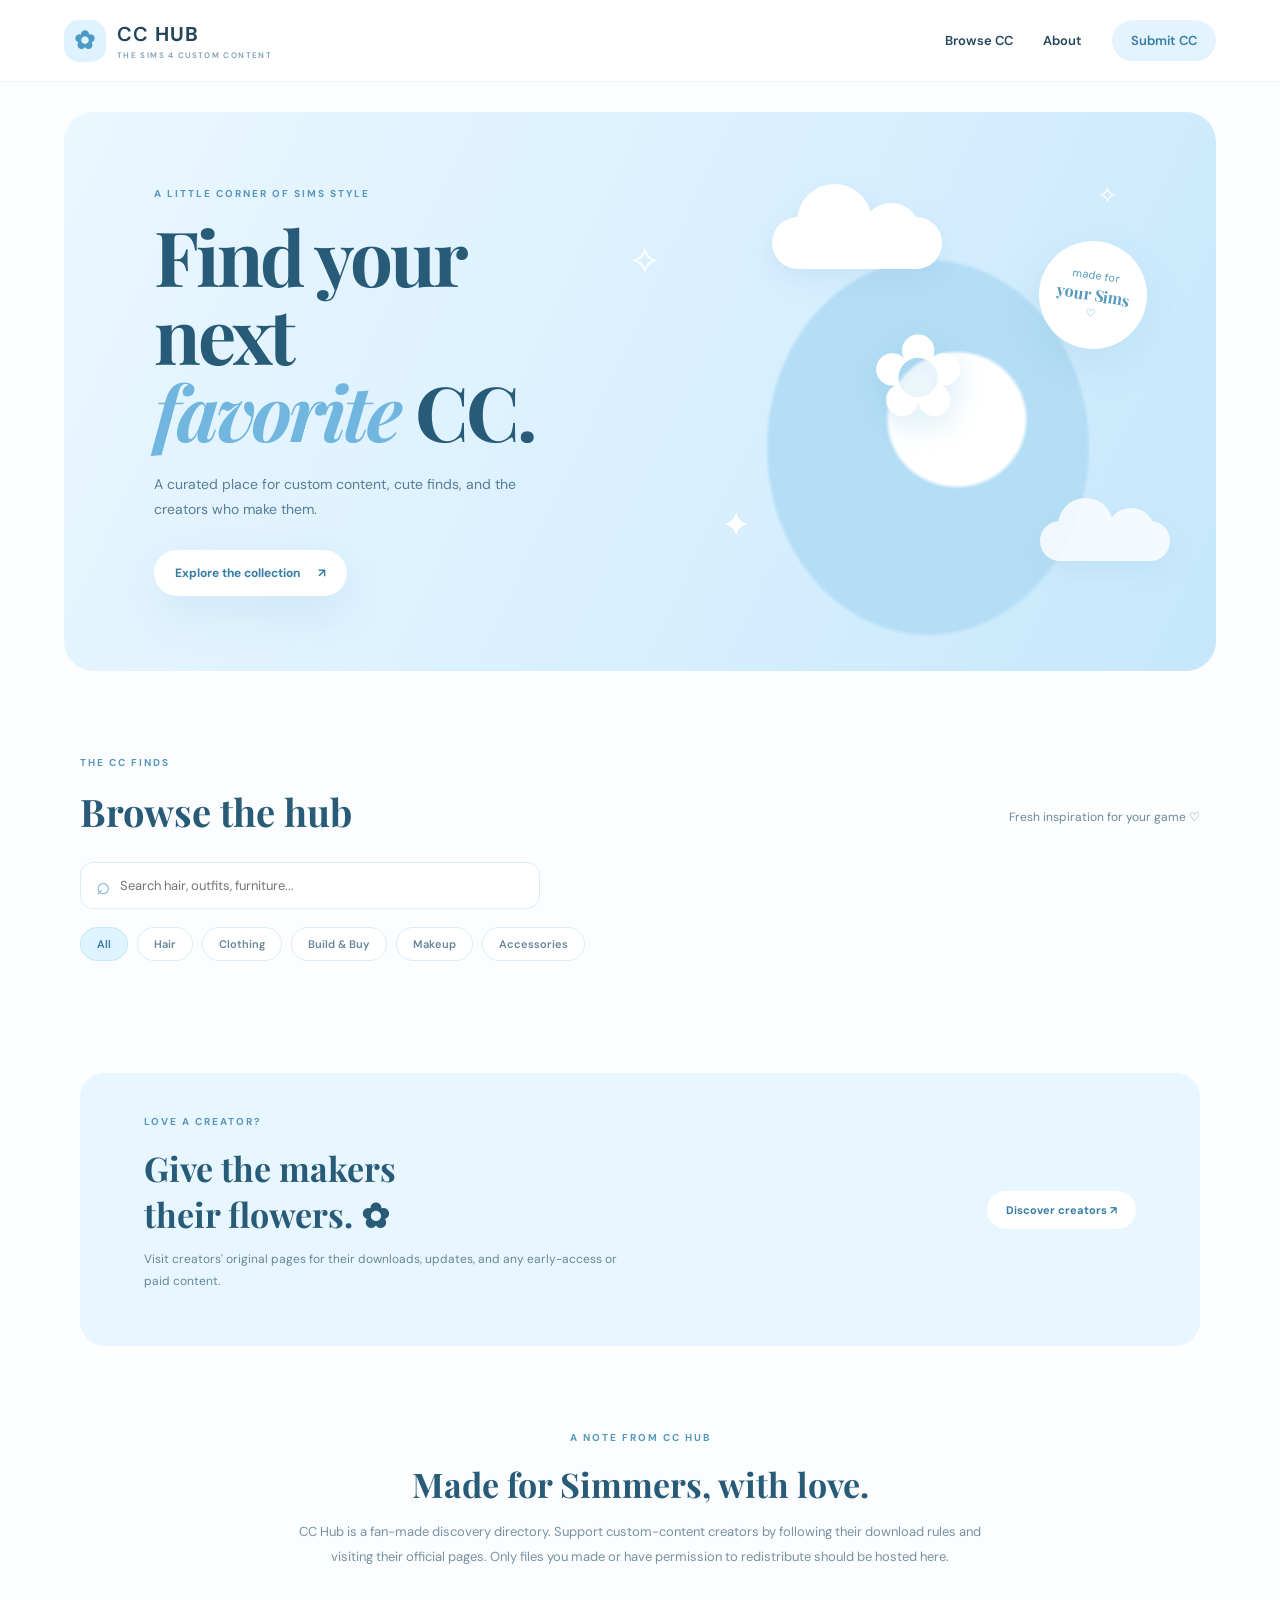
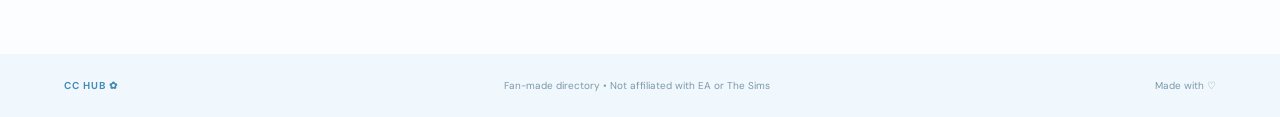
<file: index.html>
<!doctype html>
<html lang="en">
<head>
  <meta charset="utf-8">
  <meta name="viewport" content="width=device-width, initial-scale=1">
  <meta name="description" content="CC Hub — a cozy place to discover Sims 4 custom content and creator links.">
  <title>CC Hub — The Sims 4 Custom Content</title>
  <link rel="stylesheet" href="style.css">
</head>
<body>
  <header class="site-header">
    <a class="brand" href="#" aria-label="CC Hub home">
      <span class="brand-mark">✿</span>
      <span>CC <b>HUB</b><small>THE SIMS 4 CUSTOM CONTENT</small></span>
    </a>
    <nav aria-label="Main navigation">
      <a href="#browse">Browse CC</a>
      <a href="#about">About</a>
    <a class="nav-pill" href="https://github.com/salinasyave-lgtm/CC-Hub/edit/main/cc.js">Submit CC</a
    </nav>
  </header>

  <main>
    <section class="hero">
      <div class="hero-sparkle sparkle-one">✧</div>
      <div class="hero-copy">
        <p class="eyebrow">A LITTLE CORNER OF SIMS STYLE</p>
        <h1>Find your next<br><em>favorite</em> CC.</h1>
        <p class="hero-text">A curated place for custom content, cute finds, and the creators who make them.</p>
        <a class="primary-button" href="#browse">Explore the collection <span>↗</span></a>
      </div>
      <div class="hero-art" aria-label="Decorative baby blue artwork">
        <div class="cloud cloud-a"></div><div class="cloud cloud-b"></div>
        <div class="sun">✿</div>
        <div class="hero-sticker">made for<br><strong>your Sims</strong> ♡</div>
        <span class="hero-star star-a">✦</span><span class="hero-star star-b">✧</span>
      </div>
    </section>

    <section class="browse-section" id="browse">
      <div class="section-heading">
        <div><p class="eyebrow">THE CC FINDS</p><h2>Browse the hub</h2></div>
        <p class="section-note">Fresh inspiration for your game ♡</p>
      </div>
      <div class="toolbar">
        <label class="search-wrap"><span>⌕</span><input id="search" type="search" placeholder="Search hair, outfits, furniture..." aria-label="Search custom content"></label>
        <div class="filters" id="filters" aria-label="Filter by category">
          <button class="filter active" data-filter="All">All</button>
          <button class="filter" data-filter="Hair">Hair</button>
          <button class="filter" data-filter="Clothing">Clothing</button>
          <button class="filter" data-filter="Build & Buy">Build & Buy</button>
          <button class="filter" data-filter="Makeup">Makeup</button>
          <button class="filter" data-filter="Accessories">Accessories</button>
        </div>
      </div>
      <div class="card-grid" id="card-grid" aria-live="polite"></div>
      <p class="empty-state" id="empty-state" hidden>No CC found. Try another search. 🩵</p>
    </section>

    <section class="creator-banner" id="submit">
      <div><p class="eyebrow">LOVE A CREATOR?</p><h2>Give the makers<br>their flowers. ✿</h2>
      <p>Visit creators' original pages for their downloads, updates, and any early-access or paid content.</p></div>
      <a class="secondary-button" href="https://www.tumblr.com/" target="_blank" rel="noopener">Discover creators ↗</a>
    </section>

    <section class="about-section" id="about">
      <p class="eyebrow">A NOTE FROM CC HUB</p>
      <h2>Made for Simmers, with love.</h2>
      <p>CC Hub is a fan-made discovery directory. Support custom-content creators by following their download rules and visiting their official pages. Only files you made or have permission to redistribute should be hosted here.</p>
    </section>
  </main>

  <footer><a class="footer-brand" href="#">CC HUB ✿</a><span>Fan-made directory • Not affiliated with EA or The Sims</span><span>Made with ♡</span></footer>
  <script src="cc.js"></script>
</body>
</html>
</file>
<file: style.css>
@import url('https://fonts.googleapis.com/css2?family=DM+Sans:wght@400;500;600;700&family=Playfair+Display:ital,wght@0,600;0,700;1,600;1,700&display=swap');
:root{--blue:#a9d9f5;--blue2:#dff2ff;--deep:#276486;--ink:#24465b;--muted:#6e899b;--white:#fff;--line:#d9edf9;--shadow:0 16px 45px rgba(75,144,184,.12)}
*{box-sizing:border-box}html{scroll-behavior:smooth}body{margin:0;background:#fbfdff;color:var(--ink);font-family:'DM Sans',sans-serif}a{color:inherit;text-decoration:none}.site-header{height:82px;padding:0 max(5vw,24px);display:flex;align-items:center;justify-content:space-between;background:#fff;border-bottom:1px solid #eaf5fb}.brand{display:flex;align-items:center;gap:11px;font-size:20px;font-weight:600;letter-spacing:.05em}.brand-mark{display:grid;place-items:center;width:42px;height:42px;border-radius:15px;background:var(--blue2);color:#4d9ac6;font-size:25px}.brand small{display:block;font-size:8px;letter-spacing:.17em;color:#7d9eb2;margin-top:3px}.site-header nav{display:flex;align-items:center;gap:30px;font-size:13px;font-weight:600}.site-header nav a:hover{color:#559bc3}.nav-pill,.primary-button,.secondary-button{border-radius:999px;padding:12px 19px;background:#e4f4ff;color:#367da6}.hero{min-height:470px;margin:30px auto 0;width:min(1180px,90%);border-radius:30px;background:linear-gradient(115deg,#eaf7ff 0%,#d8efff 58%,#c6e7fb 100%);display:grid;grid-template-columns:1fr 1fr;overflow:hidden;position:relative}.hero-copy{padding:75px 7vw;position:relative;z-index:2}.eyebrow{font-size:10px;letter-spacing:.2em;font-weight:700;color:#5797ba;margin:0 0 17px}.hero h1{font-family:'Playfair Display',serif;font-size:clamp(48px,6vw,76px);line-height:1.02;margin:0;color:#285b78;letter-spacing:-.04em}.hero h1 em{color:#70b6df}.hero-text{max-width:370px;line-height:1.8;color:#587d94;font-size:14px;margin:22px 0 28px}.primary-button{display:inline-flex;gap:18px;align-items:center;background:#fff;box-shadow:var(--shadow);font-size:12px;font-weight:700;padding:15px 21px}.hero-art{position:relative;min-height:390px;background:radial-gradient(ellipse at 55% 55%,#fff 0 15%,transparent 16%),radial-gradient(ellipse at 50% 60%,#b4def5 0 39%,transparent 40%)}.cloud{position:absolute;background:#fff;border-radius:50px;filter:drop-shadow(0 10px 12px #8dbbd533)}.cloud:before,.cloud:after{content:"";position:absolute;background:inherit;border-radius:50%}.cloud-a{width:170px;height:52px;top:105px;left:23%}.cloud-a:before{width:75px;height:75px;left:25px;bottom:10px}.cloud-a:after{width:58px;height:58px;right:22px;bottom:8px}.cloud-b{width:130px;height:40px;right:8%;bottom:110px;opacity:.8}.cloud-b:before{width:55px;height:55px;left:18px;bottom:8px}.cloud-b:after{width:48px;height:48px;right:15px;bottom:5px}.sun{position:absolute;top:34%;left:40%;font-size:115px;color:#fff;text-shadow:0 8px 30px #73b8df55}.hero-sticker{position:absolute;right:12%;top:23%;background:#fff;color:#5599bd;border-radius:50%;width:108px;height:108px;display:grid;align-content:center;text-align:center;font-size:11px;line-height:1.4;transform:rotate(9deg);box-shadow:var(--shadow)}.hero-sticker strong{font-family:'Playfair Display',serif;font-size:16px}.hero-star{position:absolute;color:#fff;font-size:36px}.star-a{left:14%;bottom:22%}.star-b{right:17%;top:12%;font-size:25px}.hero-sparkle{position:absolute;color:#fff;font-size:40px}.sparkle-one{left:49%;top:22%}.browse-section,.about-section{width:min(1120px,90%);margin:85px auto}.section-heading{display:flex;justify-content:space-between;align-items:end;margin-bottom:25px}.section-heading h2,.creator-banner h2,.about-section h2{font-family:'Playfair Display',serif;font-size:38px;margin:0;color:#285b78}.section-note{font-size:12px;color:var(--muted)}.toolbar{display:flex;flex-direction:column;gap:18px;margin-bottom:27px}.search-wrap{display:flex;align-items:center;gap:10px;background:#fff;border:1px solid var(--line);border-radius:13px;padding:0 15px;max-width:460px;color:#73a9c8}.search-wrap span{font-size:24px}.search-wrap input{border:0;outline:0;padding:14px 0;width:100%;font:inherit;font-size:13px;color:var(--ink)}.filters{display:flex;gap:9px;flex-wrap:wrap}.filter{border:1px solid var(--line);background:#fff;border-radius:999px;padding:9px 16px;color:#66869a;font:600 11px 'DM Sans';cursor:pointer}.filter.active,.filter:hover{background:#dff2ff;border-color:#c5e7fa;color:#347ca4}.card-grid{display:grid;grid-template-columns:repeat(3,1fr);gap:22px}.cc-card{background:#fff;border:1px solid #e5f1f8;border-radius:18px;overflow:hidden;box-shadow:0 7px 25px #4c91b00b;transition:.2s}.cc-card:hover{transform:translateY(-4px);box-shadow:var(--shadow)}.cc-image{height:205px;background:linear-gradient(135deg,#e6f5ff,#c7e7fa);display:grid;place-items:center;position:relative;overflow:hidden}.cc-image img{width:100%;height:100%;object-fit:cover}.image-placeholder{font-family:'Playfair Display',serif;font-size:25px;color:#6aa9ce;text-align:center;padding:20px}.cc-tag{position:absolute;top:13px;left:13px;background:#fff;color:#5795b8;padding:7px 10px;border-radius:99px;font-size:9px;font-weight:700;letter-spacing:.08em}.cc-info{padding:17px}.cc-info h3{margin:0 0 7px;font-family:'Playfair Display',serif;font-size:20px;color:#315f78}.cc-info p{margin:0;color:#7891a1;font-size:11px;line-height:1.6;min-height:36px}.cc-meta{display:flex;justify-content:space-between;align-items:center;margin-top:16px;padding-top:13px;border-top:1px solid #edf5fa}.creator{font-size:10px;color:#7891a1}.download-link{font-size:10px;font-weight:700;color:#3989b5}.empty-state{text-align:center;color:var(--muted);padding:40px}.creator-banner{width:min(1120px,90%);margin:85px auto;background:#e8f6ff;border-radius:25px;padding:42px 5%;display:flex;align-items:center;justify-content:space-between;gap:25px}.creator-banner h2{font-size:34px}.creator-banner p:not(.eyebrow){max-width:490px;font-size:12px;line-height:1.8;color:#66869a}.secondary-button{background:#fff;font-size:11px;font-weight:700;white-space:nowrap}.about-section{text-align:center;max-width:720px}.about-section h2{font-size:34px}.about-section>p:last-child{font-size:13px;line-height:1.9;color:#7891a1}footer{padding:25px 5%;display:flex;justify-content:space-between;gap:15px;align-items:center;background:#f0f8fd;color:#7b98aa;font-size:10px}.footer-brand{font-weight:700;letter-spacing:.1em;color:#468db5}
@media(max-width:720px){.site-header{height:auto;padding:17px 5%;align-items:flex-start}.site-header nav{gap:12px;flex-wrap:wrap;justify-content:flex-end;font-size:11px}.nav-pill{padding:9px 12px}.hero{grid-template-columns:1fr;margin-top:15px}.hero-copy{padding:55px 9% 25px}.hero-art{min-height:230px}.hero h1{font-size:56px}.section-heading{display:block}.section-note{margin-top:10px}.card-grid{grid-template-columns:repeat(2,1fr);gap:12px}.cc-image{height:150px}.cc-info{padding:12px}.cc-info h3{font-size:17px}.creator-banner{display:block;padding:30px}.secondary-button{display:inline-block;margin-top:10px}footer{flex-wrap:wrap}.about-section{margin:65px auto}}
@media(max-width:420px){.brand{font-size:16px}.brand-mark{width:36px;height:36px}.site-header nav{max-width:155px}.card-grid{grid-template-columns:1fr 1fr}.cc-image{height:125px}.cc-info p{font-size:10px}}
</file>
